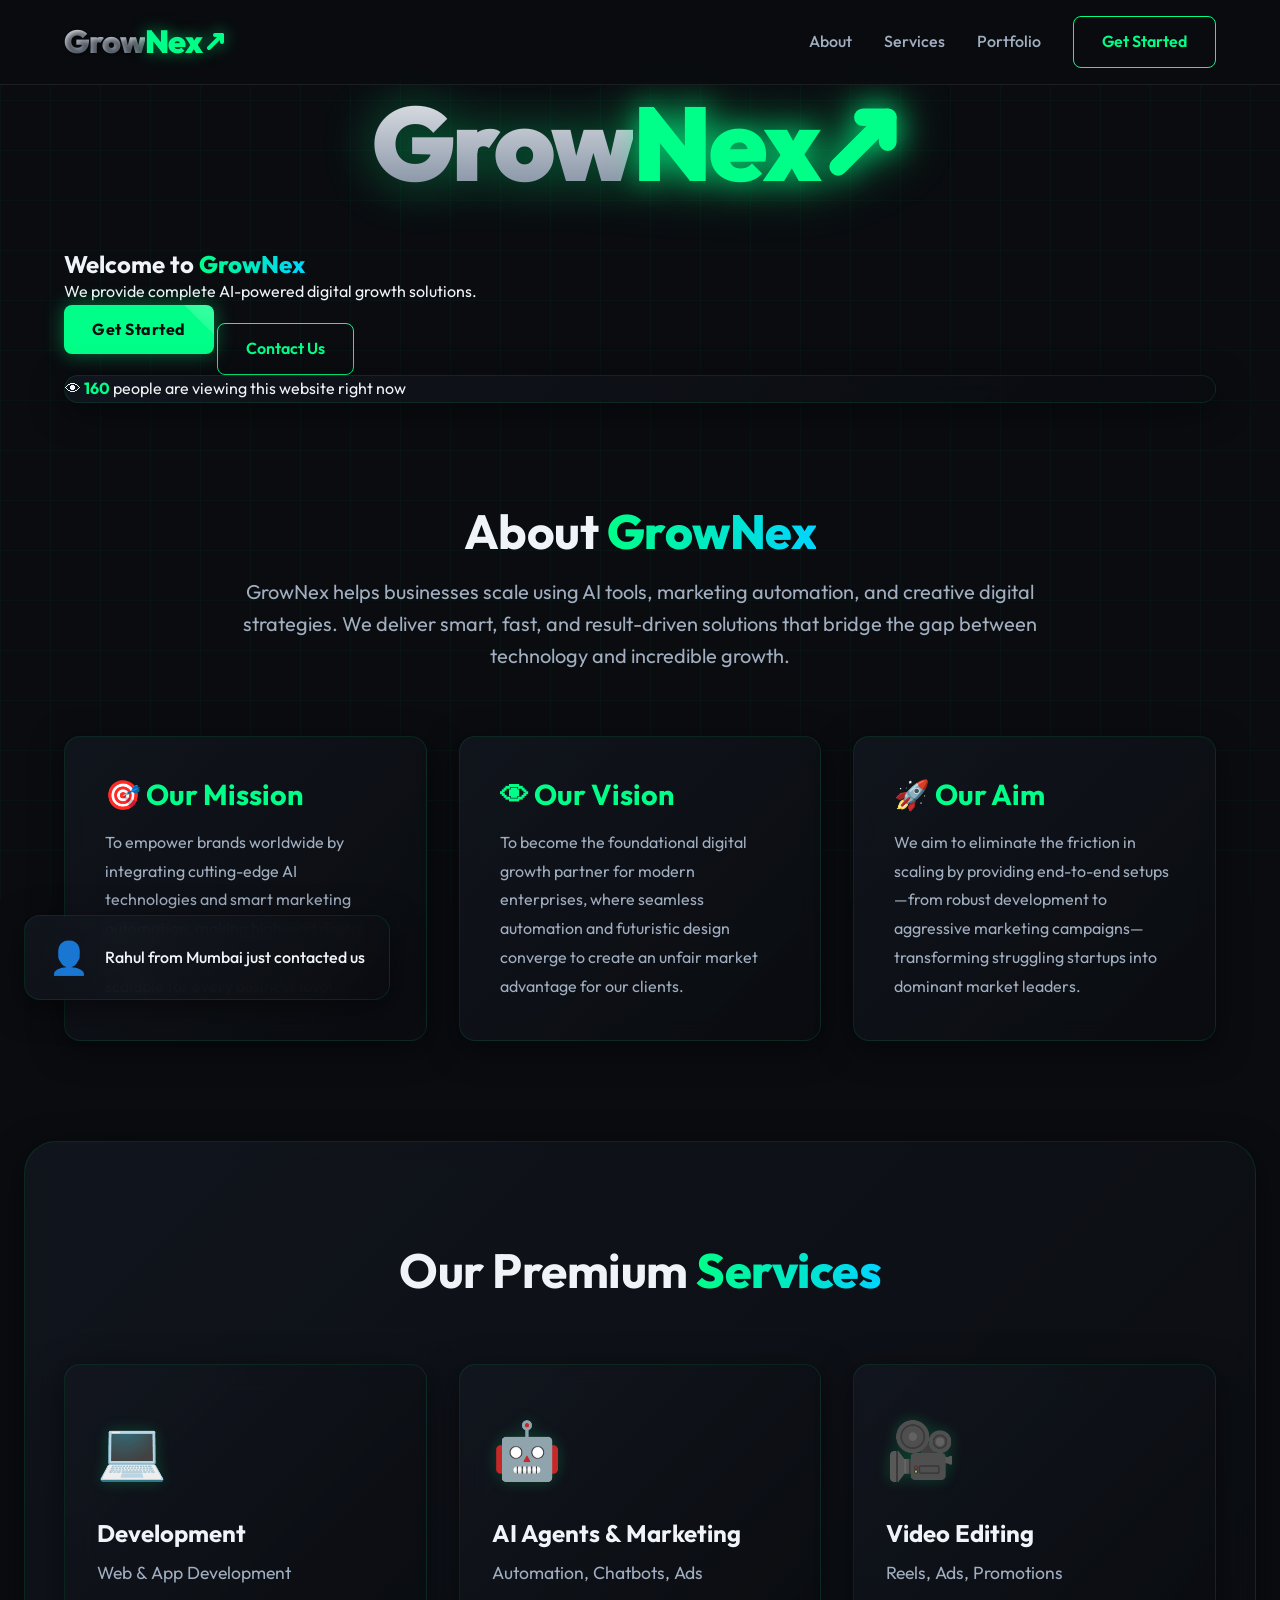
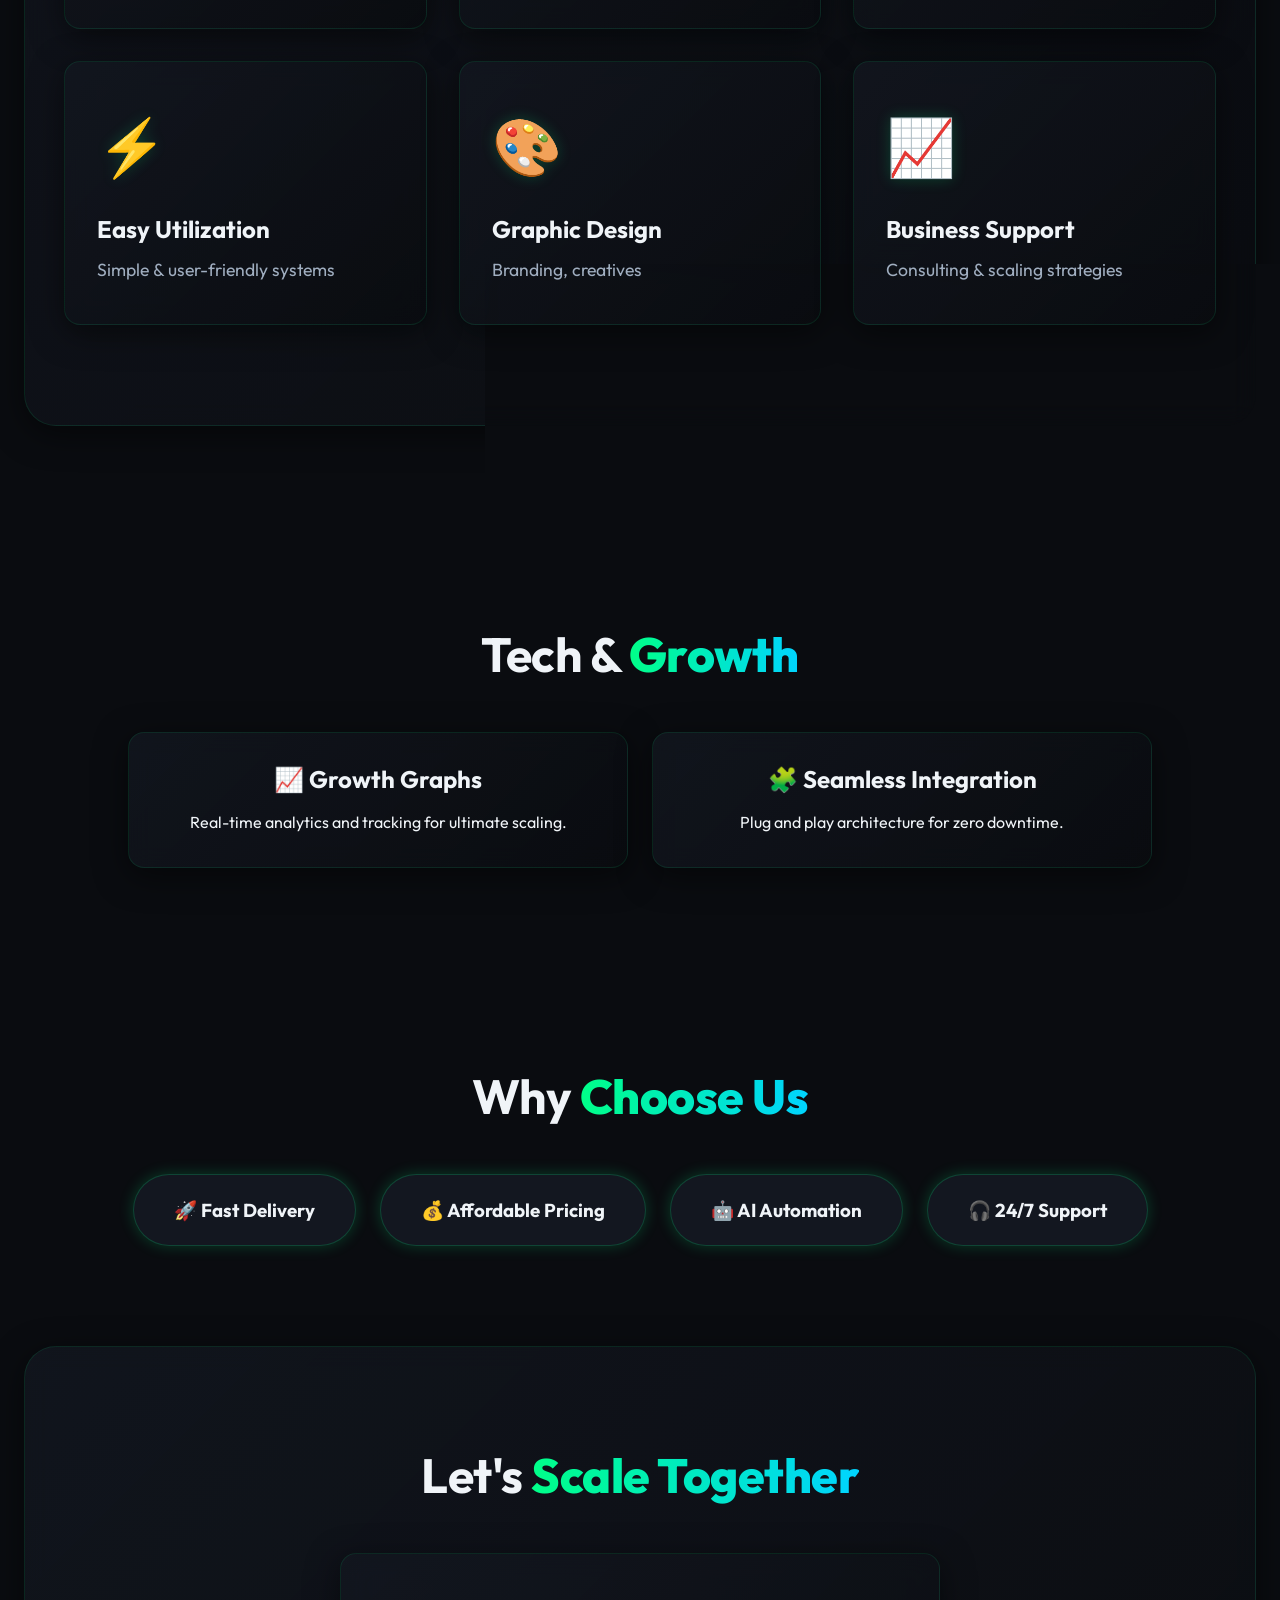
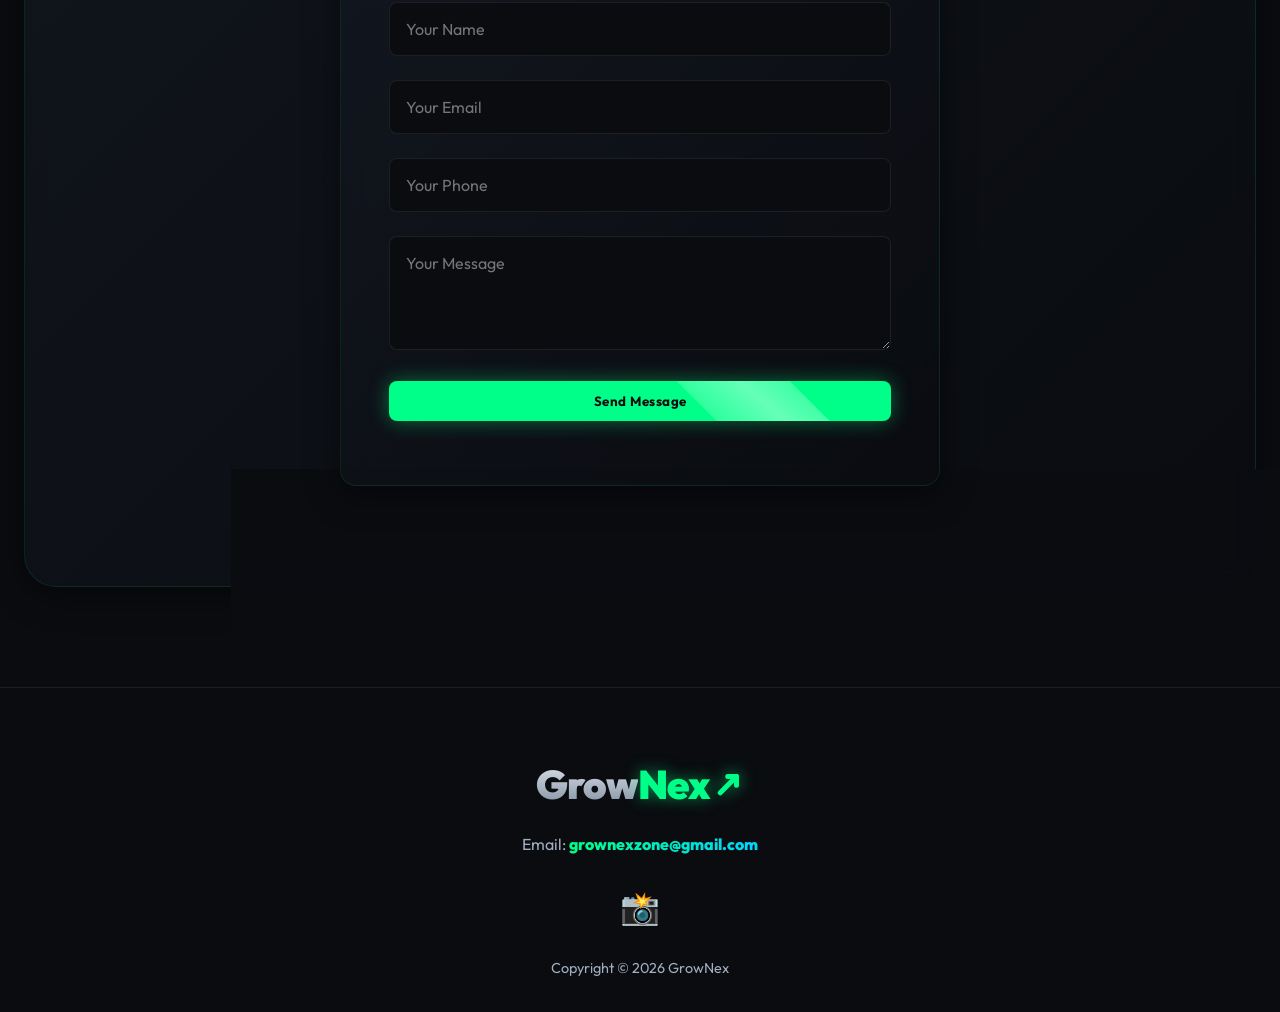
<file: index.html>
<!DOCTYPE html>
<html lang="en">

<head>
    <meta charset="UTF-8">
    <meta name="viewport" content="width=device-width, initial-scale=1.0">
    <title>GrowNex | AI-Powered Business Growth Solution</title>
    <meta name="description"
        content="GrowNex helps businesses scale using AI tools, marketing automation, and creative digital strategies.">

    <!-- Favicon and Site Logo -->
    <link rel="icon" href="logo.jpeg">
    <link rel="apple-touch-icon" href="logo.jpeg">
    <meta property="og:image" content="logo.jpeg">

    <!-- Google Fonts: Outfit for futuristic look -->
    <link rel="preconnect" href="https://fonts.googleapis.com">
    <link rel="preconnect" href="https://fonts.gstatic.com" crossorigin>
    <link href="https://fonts.googleapis.com/css2?family=Outfit:wght@300;400;500;600;700;800&display=swap"
        rel="stylesheet">

    <!-- Stylesheet -->
    <link rel="stylesheet" href="style.css">
    <link rel="stylesheet" href="sections.css">
    <link rel="stylesheet" href="features.css">
    <link rel="stylesheet" href="premium.css">

    <!-- Scripts -->
    <script src="script.js" defer></script>
</head>

<body>
    <!-- Navbar -->
    <header class="navbar glass-nav">
        <div class="container nav-content">
            <div class="logo">
                <div class="logo-text-graphic" style="display: flex; align-items: baseline; font-weight: 900; font-size: 2rem; letter-spacing: -1px; text-shadow: 2px 2px 4px rgba(0,0,0,0.5); user-select: none;">
                    <span style="color: #a0aec0; background: linear-gradient(to bottom, #f0f4f8, #718096); -webkit-background-clip: text; -webkit-text-fill-color: transparent;">Grow</span>
                    <span style="color: #00ff88; text-shadow: 0 0 15px rgba(0,255,136,0.5);">Nex</span>
                    <svg width="24" height="24" viewBox="0 0 24 24" fill="none" stroke="#00ff88" stroke-width="4" stroke-linecap="round" stroke-linejoin="round" style="margin-left: 2px; filter: drop-shadow(0 0 8px rgba(0,255,136,0.6));"><polyline points="18 13 18 6 11 6"></polyline><line x1="5" y1="19" x2="18" y2="6"></line></svg>
                </div>
            </div>
            <nav class="nav-links">
                <a href="#about" class="nav-link">About</a>
                <a href="#services" class="nav-link">Services</a>
                <a href="#portfolio" class="nav-link">Portfolio</a>
                <a href="#contact" class="btn btn-outline">Get Started</a>
            </nav>
        </div>
    </header>

    <!-- Main Content -->
    <main>
        <!-- Hero Section -->
        <section id="hero" class="hero-section">
            <div class="container hero-content">
                <div class="hero-logo-container" style="margin-top: 60px; margin-bottom: 24px; display: flex; justify-content: center;">
                    <div class="logo-text-graphic-large" style="display: flex; align-items: baseline; font-weight: 900; font-size: 6.5rem; letter-spacing: -3px; filter: drop-shadow(0 0 25px rgba(0, 255, 136, 0.4)); user-select: none;">
                        <span style="color: #a0aec0; background: linear-gradient(to bottom, #ffffff, #64748b); -webkit-background-clip: text; -webkit-text-fill-color: transparent;">Grow</span>
                        <span style="color: #00ff88; text-shadow: 0 0 30px rgba(0,255,136,0.7);">Nex</span>
                        <svg width="85" height="85" viewBox="0 0 24 24" fill="none" stroke="#00ff88" stroke-width="5" stroke-linecap="round" stroke-linejoin="round" style="margin-left: 5px; filter: drop-shadow(0 0 15px rgba(0,255,136,0.8));"><polyline points="18 13 18 6 11 6"></polyline><line x1="4" y1="20" x2="18" y2="6"></line></svg>
                    </div>
                </div>
                <h1 class="hero-title" style="margin-top: 24px;">Welcome to <span class="text-highlight">GrowNex</span></h1>
                <p class="hero-subtitle">We provide complete AI-powered digital growth solutions.</p>
                <div class="hero-cta">
                    <a href="#services" class="btn btn-primary">Get Started</a>
                    <a href="#contact" class="btn btn-outline">Contact Us</a>
                </div>
                <!-- Fake Live Visitor Counter -->
                <div class="visitor-counter glass-panel">
                    <div class="pulse-dot"></div>
                    <p id="visitor-text" class="glow-text">👁 142 people are viewing this website right now</p>
                </div>
            </div>
            <!-- Background Elements -->
            <div class="hero-bg-glow glow-1"></div>
            <div class="hero-bg-glow glow-2"></div>
        </section>

        <!-- About Section -->
        <section id="about" class="section-padding" style="position: relative; z-index: 10;">
            <div class="container">
                <div class="text-center">
                    <h2 class="section-title">About <span class="text-highlight">GrowNex</span></h2>
                    <p class="section-subtitle" style="margin-bottom: 64px;">GrowNex helps businesses scale using AI tools, marketing automation, and creative digital strategies. We deliver smart, fast, and result-driven solutions that bridge the gap between technology and incredible growth.</p>
                </div>
                
                <div style="display: grid; grid-template-columns: repeat(auto-fit, minmax(300px, 1fr)); gap: 32px; margin-top: 48px;">
                    <!-- Mission -->
                    <div class="glass-panel" style="padding: 40px; text-align: left; transition: transform 0.3s ease;">
                        <h3 style="font-size: 1.8rem; margin-bottom: 16px; color: #00ff88;">🎯 Our Mission</h3>
                        <p style="color: var(--text-secondary); line-height: 1.8;">To empower brands worldwide by integrating cutting-edge AI technologies and smart marketing automation, making high-end digital growth accessible, predictable, and scalable for every business level.</p>
                    </div>

                    <!-- Vision -->
                    <div class="glass-panel" style="padding: 40px; text-align: left; transition: transform 0.3s ease;">
                        <h3 style="font-size: 1.8rem; margin-bottom: 16px; color: #00ff88;">👁 Our Vision</h3>
                        <p style="color: var(--text-secondary); line-height: 1.8;">To become the foundational digital growth partner for modern enterprises, where seamless automation and futuristic design converge to create an unfair market advantage for our clients.</p>
                    </div>

                    <!-- Aim -->
                    <div class="glass-panel" style="padding: 40px; text-align: left; transition: transform 0.3s ease;">
                        <h3 style="font-size: 1.8rem; margin-bottom: 16px; color: #00ff88;">🚀 Our Aim</h3>
                        <p style="color: var(--text-secondary); line-height: 1.8;">We aim to eliminate the friction in scaling by providing end-to-end setups—from robust development to aggressive marketing campaigns—transforming struggling startups into dominant market leaders.</p>
                    </div>
                </div>
            </div>
        </section>

        <!-- Services Section -->
        <section id="services" class="section-padding glass-panel"
            style="margin: 0 24px 100px; border-radius: 32px; position: relative; z-index: 10;">
            <div class="container text-center">
                <h2 class="section-title">Our Premium <span class="text-highlight">Services</span></h2>
                <div class="services-grid">
                    <div class="service-card glass-panel">
                        <div class="service-icon">💻</div>
                        <h3>Development</h3>
                        <p>Web & App Development</p>
                    </div>
                    <div class="service-card glass-panel">
                        <div class="service-icon">🤖</div>
                        <h3>AI Agents & Marketing</h3>
                        <p>Automation, Chatbots, Ads</p>
                    </div>
                    <div class="service-card glass-panel">
                        <div class="service-icon">🎥</div>
                        <h3>Video Editing</h3>
                        <p>Reels, Ads, Promotions</p>
                    </div>
                    <div class="service-card glass-panel">
                        <div class="service-icon">⚡</div>
                        <h3>Easy Utilization</h3>
                        <p>Simple & user-friendly systems</p>
                    </div>
                    <div class="service-card glass-panel">
                        <div class="service-icon">🎨</div>
                        <h3>Graphic Design</h3>
                        <p>Branding, creatives</p>
                    </div>
                    <div class="service-card glass-panel">
                        <div class="service-icon">📈</div>
                        <h3>Business Support</h3>
                        <p>Consulting & scaling strategies</p>
                    </div>
                </div>
            </div>
        </section>

        <!-- Portfolio / Features Section -->
        <section id="portfolio" class="section-padding">
            <div class="container">
                <h2 class="section-title text-center">Tech & <span class="text-highlight">Growth</span></h2>
                <div class="features-wrapper">
                    <!-- Tech visual / feature items -->
                    <div class="feature-item glass-panel">
                        <h3>📈 Growth Graphs</h3>
                        <p>Real-time analytics and tracking for ultimate scaling.</p>
                    </div>
                    <div class="feature-item glass-panel">
                        <h3>🧩 Seamless Integration</h3>
                        <p>Plug and play architecture for zero downtime.</p>
                    </div>
                </div>
            </div>
        </section>

        <!-- Why Choose Us -->
        <section class="section-padding">
            <div class="container text-center">
                <h2 class="section-title">Why <span class="text-highlight">Choose Us</span></h2>
                <div class="why-grid">
                    <div class="why-item">
                        <h3>🚀 Fast Delivery</h3>
                    </div>
                    <div class="why-item">
                        <h3>💰 Affordable Pricing</h3>
                    </div>
                    <div class="why-item">
                        <h3>🤖 AI Automation</h3>
                    </div>
                    <div class="why-item">
                        <h3>🎧 24/7 Support</h3>
                    </div>
                </div>
            </div>
        </section>

        <!-- Contact Form -->
        <section id="contact" class="section-padding glass-panel" style="margin: 0 24px 100px; border-radius: 32px;">
            <div class="container">
                <h2 class="section-title text-center">Let's <span class="text-highlight">Scale Together</span></h2>
                <form id="contact-form" class="contact-form glass-panel">
                    <div class="input-group">
                        <input type="text" id="name" placeholder="Your Name" required>
                    </div>
                    <div class="input-group">
                        <input type="email" id="email" placeholder="Your Email" required>
                    </div>
                    <div class="input-group">
                        <input type="tel" id="phone" placeholder="Your Phone" required>
                    </div>
                    <div class="input-group">
                        <textarea id="message" placeholder="Your Message" rows="4" required></textarea>
                    </div>
                    <button type="submit" class="btn btn-primary" style="width: 100%;">Send Message</button>
                    <p id="form-status" style="margin-top: 16px; text-align: center; font-weight: 500;"></p>
                </form>
            </div>
        </section>
    </main>

    <!-- Footer -->
    <footer class="footer">
        <div class="container text-center">
            <div class="footer-logo">
                <div class="logo-text-graphic-footer" style="display: flex; justify-content: center; align-items: baseline; font-weight: 900; font-size: 2.5rem; letter-spacing: -1px; margin-bottom: 16px; user-select: none;">
                    <span style="color: #a0aec0; background: linear-gradient(to bottom, #f0f4f8, #718096); -webkit-background-clip: text; -webkit-text-fill-color: transparent;">Grow</span>
                    <span style="color: #00ff88; text-shadow: 0 0 15px rgba(0,255,136,0.5);">Nex</span>
                    <svg width="30" height="30" viewBox="0 0 24 24" fill="none" stroke="#00ff88" stroke-width="4" stroke-linecap="round" stroke-linejoin="round" style="margin-left: 4px; filter: drop-shadow(0 0 8px rgba(0,255,136,0.6));"><polyline points="18 13 18 6 11 6"></polyline><line x1="5" y1="19" x2="18" y2="6"></line></svg>
                </div>
            </div>
            <p style="margin-top: 16px; color: var(--text-secondary);">Email: <a href="mailto:grownexzone@gmail.com"
                    class="text-highlight">grownexzone@gmail.com</a></p>
            <div class="social-links">
                <a href="https://instagram.com/grownexzone" target="_blank" class="social-icon" title="Follow us on Instagram">📸</a> <!-- Instagram Icon -->
            </div>
            <p class="copyright">Copyright &copy; 2026 GrowNex</p>
        </div>
    </footer>

    <!-- Fake Recent Customer Popup -->
    <div id="customer-popup" class="customer-popup glass-panel">
        <div class="popup-icon">👤</div>
        <div class="popup-content">
            <p id="popup-text">Rahul from Mumbai just contacted us</p>
        </div>
    </div>
</body>

</html>
</file>
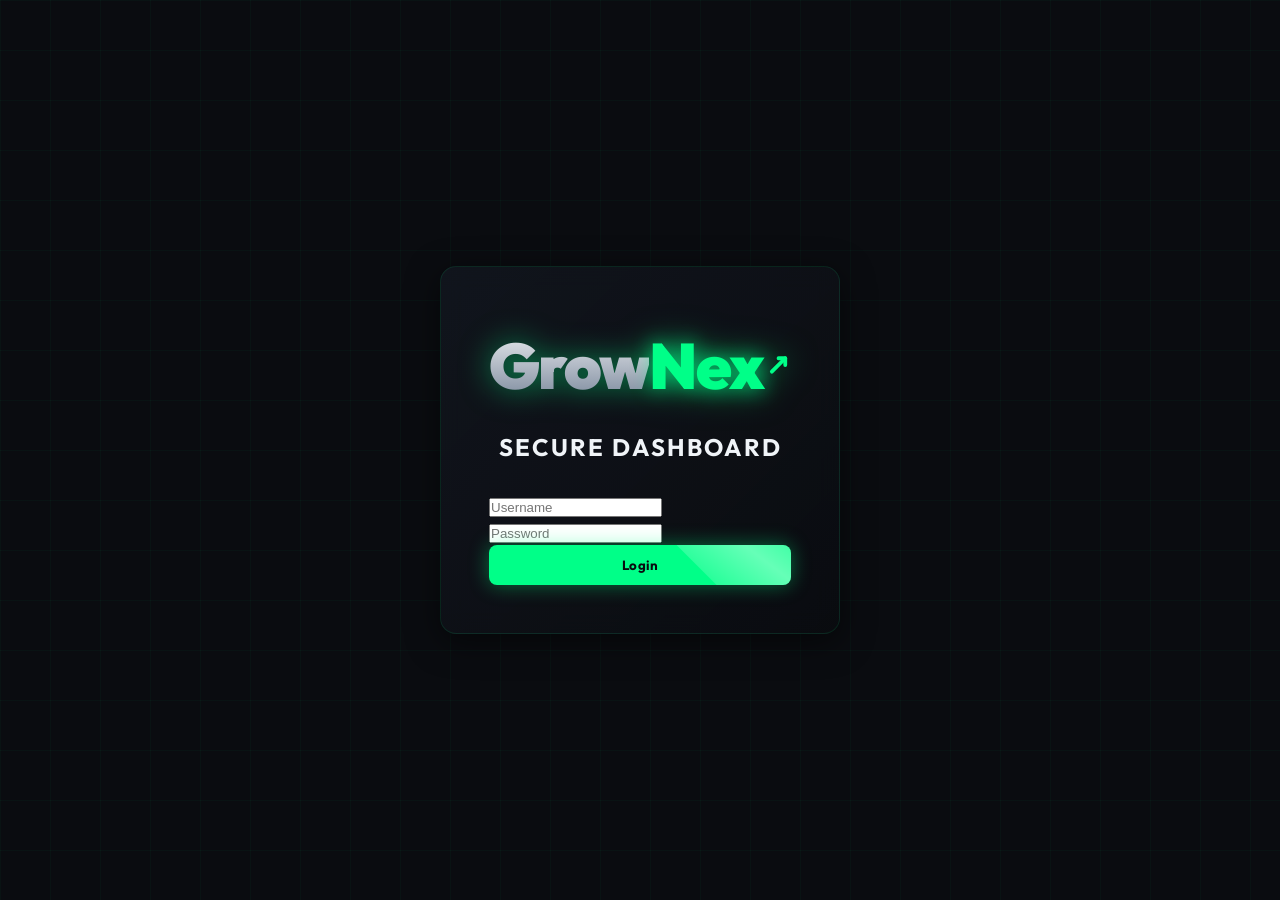
<file: admin.html>
<!DOCTYPE html>
<html lang="en">

<head>
    <meta charset="UTF-8">
    <meta name="viewport" content="width=device-width, initial-scale=1.0">
    <title>GrowNex | Admin Dashboard</title>
    <!-- Use same fonts and global styles -->
    <link rel="preconnect" href="https://fonts.googleapis.com">
    <link rel="preconnect" href="https://fonts.gstatic.com" crossorigin>
    <link href="https://fonts.googleapis.com/css2?family=Outfit:wght@300;400;500;600;700;800&display=swap"
        rel="stylesheet">
    <link rel="stylesheet" href="style.css">
    <link rel="stylesheet" href="admin.css">
    <link rel="stylesheet" href="premium.css">
    <script src="admin.js" defer></script>
</head>

<body>
    <!-- Login Screen -->
    <div id="login-container" class="admin-login-wrapper">
        <div class="glass-panel admin-login-box">
            <div style="text-align: center; margin-bottom: 32px;">
                <div class="logo-text-graphic-admin" style="display: flex; justify-content: center; align-items: baseline; font-weight: 900; font-size: 4rem; letter-spacing: -2px; filter: drop-shadow(0 0 15px rgba(0, 255, 136, 0.5)); user-select: none;">
                    <span style="color: #a0aec0; background: linear-gradient(to bottom, #ffffff, #64748b); -webkit-background-clip: text; -webkit-text-fill-color: transparent;">Grow</span>
                    <span style="color: #00ff88; text-shadow: 0 0 20px rgba(0,255,136,0.6);">Nex</span>
                    <svg width="50" height="50" viewBox="0 0 24 24" fill="none" stroke="#00ff88" stroke-width="4" stroke-linecap="round" stroke-linejoin="round" style="margin-left: 5px;"><polyline points="18 13 18 6 11 6"></polyline><line x1="4" y1="20" x2="18" y2="6"></line></svg>
                </div>
                <h2 style="font-size: 1.5rem; color: var(--text-primary); margin-top: 16px; letter-spacing: 2px;">SECURE DASHBOARD</h2>
            </div>
            <div class="input-group">
                <input type="text" id="username" placeholder="Username" required>
            </div>
            <div class="input-group">
                <input type="password" id="password" placeholder="Password" required>
            </div>
            <button id="login-btn" class="btn btn-primary" style="width: 100%;">Login</button>
            <p id="login-error" style="color: #ff4d4d; margin-top: 16px; text-align: center; display: none;">Invalid
                credentials</p>
        </div>
    </div>

    <!-- Dashboard Screen -->
    <div id="dashboard-container" class="dashboard-wrapper" style="display: none;">
        <header class="dashboard-header glass-panel">
            <div class="logo" style="display: flex; align-items: center; gap: 12px;">
                <div class="logo-text-graphic-small" style="display: flex; justify-content: center; align-items: baseline; font-weight: 900; font-size: 2rem; letter-spacing: -1px; filter: drop-shadow(0 0 10px rgba(0, 255, 136, 0.4)); user-select: none;">
                    <span style="color: #a0aec0; background: linear-gradient(to bottom, #ffffff, #64748b); -webkit-background-clip: text; -webkit-text-fill-color: transparent;">Grow</span>
                    <span style="color: #00ff88; text-shadow: 0 0 15px rgba(0,255,136,0.5);">Nex</span>
                    <svg width="24" height="24" viewBox="0 0 24 24" fill="none" stroke="#00ff88" stroke-width="4" stroke-linecap="round" stroke-linejoin="round" style="margin-left: 2px;"><polyline points="18 13 18 6 11 6"></polyline><line x1="5" y1="19" x2="18" y2="6"></line></svg>
                </div>
                <span class="text-logo" style="font-size: 1.5rem;">Admin</span>
            </div>
            <div class="dashboard-actions">
                <button id="refresh-btn" class="btn btn-outline" style="padding: 8px 16px;">🔄 Refresh</button>
                <button id="download-csv-btn" class="btn btn-primary" style="padding: 8px 16px;">📥 Download
                    CSV</button>
                <button id="logout-btn" class="btn btn-outline"
                    style="padding: 8px 16px; border-color: #ff4d4d; color: #ff4d4d;">Logout</button>
            </div>
        </header>

        <main class="dashboard-main">
            <div class="controls-bar glass-panel">
                <input type="text" id="search-input" placeholder="🔍 Search leads (Name, Email, Phone)..."
                    class="search-bar">
                <select id="status-filter" class="status-filter">
                    <option value="All">All Statuses</option>
                    <option value="New">New</option>
                    <option value="Contacted">Contacted</option>
                    <option value="Closed">Closed</option>
                </select>
                <span style="color: var(--text-secondary); align-self: center; margin-left: auto;">Auto-refreshing in
                    <span id="countdown">10</span>s</span>
            </div>

            <div class="table-container glass-panel">
                <table class="leads-table">
                    <thead>
                        <tr>
                            <th>Date</th>
                            <th>Name</th>
                            <th>Email</th>
                            <th>Phone</th>
                            <th>Message</th>
                            <th>Status</th>
                            <th>Update</th>
                        </tr>
                    </thead>
                    <tbody id="leads-tbody">
                        <!-- Leads will be injected here -->
                    </tbody>
                </table>
            </div>
        </main>
    </div>
</body>

</html>
</file>
<file: style.css>
/* ==================================
   VARIABLES & DESIGN TOKENS
   ================================== */
:root {
    --bg-dark: #0a0c10;
    --bg-panel: #131720;
    --bg-glass: rgba(19, 23, 32, 0.6);
    --border-glass: rgba(255, 255, 255, 0.08);
    
    --text-primary: #f0f4f8;
    --text-secondary: #a0aec0;
    
    --neon-green: #00ff88;
    --neon-green-dim: rgba(0, 255, 136, 0.2);
    
    --glow-primary: 0 0 10px rgba(0, 255, 136, 0.5), 0 0 20px rgba(0, 255, 136, 0.3);
    --glow-secondary: 0 0 15px rgba(0, 255, 136, 0.2);
    
    --font-primary: 'Outfit', sans-serif;
    
    --transition-fast: 0.2s ease;
    --transition-smooth: 0.4s cubic-bezier(0.16, 1, 0.3, 1);
}

/* ==================================
   RESET & BASE STYLES
   ================================== */
* {
    margin: 0;
    padding: 0;
    box-sizing: border-box;
    scroll-behavior: smooth;
}

body {
    font-family: var(--font-primary);
    background-color: var(--bg-dark);
    color: var(--text-primary);
    line-height: 1.6;
    overflow-x: hidden;
}

h1, h2, h3, h4, h5, h6 {
    line-height: 1.2;
    font-weight: 700;
}

a {
    text-decoration: none;
    color: inherit;
    transition: var(--transition-fast);
}

ul {
    list-style: none;
}

/* Layout Utilities */
.container {
    max-width: 1200px;
    margin: 0 auto;
    padding: 0 24px;
}

.section-padding {
    padding: 100px 0;
}

/* ==================================
   COMPONENTS
   ================================== */

/* Glassmorphism */
.glass-panel {
    background: var(--bg-glass);
    backdrop-filter: blur(12px);
    -webkit-backdrop-filter: blur(12px);
    border: 1px solid var(--border-glass);
    border-radius: 16px;
}

/* Navbar */
.navbar {
    position: fixed;
    top: 0;
    left: 0;
    width: 100%;
    z-index: 1000;
    padding: 16px 0;
    transition: var(--transition-fast);
}

.glass-nav {
    background: rgba(10, 12, 16, 0.8);
    backdrop-filter: blur(16px);
    -webkit-backdrop-filter: blur(16px);
    border-bottom: 1px solid var(--border-glass);
}

.nav-content {
    display: flex;
    justify-content: space-between;
    align-items: center;
}

.logo-img {
    height: 40px;
    object-fit: contain;
}

.text-logo {
    font-size: 1.5rem;
    font-weight: 800;
    color: var(--text-primary);
    letter-spacing: 1px;
}
.text-logo::after {
    content: '.';
    color: var(--neon-green);
    text-shadow: var(--glow-primary);
}

.nav-links {
    display: flex;
    align-items: center;
    gap: 32px;
}

.nav-link {
    font-weight: 500;
    color: var(--text-secondary);
    position: relative;
}

.nav-link:hover {
    color: var(--text-primary);
}

.nav-link::after {
    content: '';
    position: absolute;
    bottom: -4px;
    left: 0;
    width: 0%;
    height: 2px;
    background: var(--neon-green);
    transition: var(--transition-smooth);
    box-shadow: var(--glow-primary);
}

.nav-link:hover::after {
    width: 100%;
}

/* Buttons */
.btn {
    display: inline-block;
    padding: 12px 28px;
    font-weight: 600;
    font-family: var(--font-primary);
    border-radius: 8px;
    cursor: pointer;
    text-align: center;
    transition: var(--transition-smooth);
}

.btn-primary {
    background: var(--neon-green);
    color: var(--bg-dark);
    border: 1px solid var(--neon-green);
    box-shadow: var(--glow-secondary);
}

.btn-primary:hover {
    background: #00cc6d;
    border-color: #00cc6d;
    box-shadow: var(--glow-primary);
    transform: translateY(-2px);
}

.btn-outline {
    background: transparent;
    color: var(--neon-green);
    border: 1px solid var(--neon-green);
}

.btn-outline:hover {
    background: var(--neon-green-dim);
    box-shadow: var(--glow-secondary);
}

/* Highlight Text */
.text-highlight {
    color: var(--neon-green);
    text-shadow: 0 0 10px rgba(0, 255, 136, 0.4);
}
/ *   = = = = = = = = = = = = = = = = = = = = = = = = = = = = = = = = = =  
       H E R O   S E C T I O N  
       = = = = = = = = = = = = = = = = = = = = = = = = = = = = = = = = = =   * /  
 . h e r o - s e c t i o n   {  
         m i n - h e i g h t :   1 0 0 v h ;  
         d i s p l a y :   f l e x ;  
         a l i g n - i t e m s :   c e n t e r ;  
         p o s i t i o n :   r e l a t i v e ;  
         p a d d i n g - t o p :   8 0 p x ;  
         o v e r f l o w :   h i d d e n ;  
 }  
  
 . h e r o - c o n t e n t   {  
         p o s i t i o n :   r e l a t i v e ;  
         z - i n d e x :   1 0 ;  
         t e x t - a l i g n :   c e n t e r ;  
         m a x - w i d t h :   9 0 0 p x ;  
         m a r g i n :   0   a u t o ;  
         a n i m a t i o n :   f a d e I n   1 s   e a s e   b o t h ;  
 }  
  
 . h e r o - t i t l e   {  
         f o n t - s i z e :   4 . 5 r e m ;  
         m a r g i n - b o t t o m :   2 4 p x ;  
         l e t t e r - s p a c i n g :   - 1 p x ;  
 }  
  
 . h e r o - s u b t i t l e   {  
         f o n t - s i z e :   1 . 2 5 r e m ;  
         c o l o r :   v a r ( - - t e x t - s e c o n d a r y ) ;  
         m a r g i n - b o t t o m :   4 0 p x ;  
 }  
  
 . h e r o - c t a   {  
         d i s p l a y :   f l e x ;  
         g a p :   1 6 p x ;  
         j u s t i f y - c o n t e n t :   c e n t e r ;  
         m a r g i n - b o t t o m :   4 8 p x ;  
 }  
  
 / *   B a c k g r o u n d   G l o w s   * /  
 . h e r o - b g - g l o w   {  
         p o s i t i o n :   a b s o l u t e ;  
         b o r d e r - r a d i u s :   5 0 % ;  
         f i l t e r :   b l u r ( 1 2 0 p x ) ;  
         z - i n d e x :   1 ;  
         o p a c i t y :   0 . 6 ;  
 }  
  
 . g l o w - 1   {  
         t o p :   1 0 % ;  
         l e f t :   - 1 0 % ;  
         w i d t h :   5 0 0 p x ;  
         h e i g h t :   5 0 0 p x ;  
         b a c k g r o u n d :   v a r ( - - n e o n - g r e e n - d i m ) ;  
 }  
  
 . g l o w - 2   {  
         b o t t o m :   - 1 0 % ;  
         r i g h t :   - 1 0 % ;  
         w i d t h :   6 0 0 p x ;  
         h e i g h t :   6 0 0 p x ;  
         b a c k g r o u n d :   r g b a ( 0 ,   1 5 0 ,   2 5 5 ,   0 . 1 5 ) ;  
 }  
  
 / *   V i s i t o r   C o u n t e r   * /  
 . v i s i t o r - c o u n t e r   {  
         d i s p l a y :   i n l i n e - f l e x ;  
         a l i g n - i t e m s :   c e n t e r ;  
         g a p :   1 2 p x ;  
         p a d d i n g :   1 2 p x   2 4 p x ;  
         a n i m a t i o n :   f a d e I n   1 s   e a s e   0 . 5 s   b o t h ;  
 }  
  
 . p u l s e - d o t   {  
         w i d t h :   1 0 p x ;  
         h e i g h t :   1 0 p x ;  
         b a c k g r o u n d - c o l o r :   v a r ( - - n e o n - g r e e n ) ;  
         b o r d e r - r a d i u s :   5 0 % ;  
         b o x - s h a d o w :   v a r ( - - g l o w - p r i m a r y ) ;  
         a n i m a t i o n :   p u l s e   2 s   i n f i n i t e ;  
 }  
  
 . g l o w - t e x t   {  
         f o n t - s i z e :   1 . 1 r e m ;  
         f o n t - w e i g h t :   5 0 0 ;  
         c o l o r :   v a r ( - - t e x t - p r i m a r y ) ;  
 }  
  
 @ k e y f r a m e s   p u l s e   {  
         0 %   {  
                 t r a n s f o r m :   s c a l e ( 0 . 9 5 ) ;  
                 b o x - s h a d o w :   0   0   0   0   r g b a ( 0 ,   2 5 5 ,   1 3 6 ,   0 . 7 ) ;  
         }  
  
         7 0 %   {  
                 t r a n s f o r m :   s c a l e ( 1 ) ;  
                 b o x - s h a d o w :   0   0   0   1 0 p x   r g b a ( 0 ,   2 5 5 ,   1 3 6 ,   0 ) ;  
         }  
  
         1 0 0 %   {  
                 t r a n s f o r m :   s c a l e ( 0 . 9 5 ) ;  
                 b o x - s h a d o w :   0   0   0   0   r g b a ( 0 ,   2 5 5 ,   1 3 6 ,   0 ) ;  
         }  
 }  
  
 @ k e y f r a m e s   f a d e I n   {  
         f r o m   {  
                 o p a c i t y :   0 ;  
                 t r a n s f o r m :   t r a n s l a t e Y ( 2 0 p x ) ;  
         }  
  
         t o   {  
                 o p a c i t y :   1 ;  
                 t r a n s f o r m :   t r a n s l a t e Y ( 0 ) ;  
         }  
 }  
 
</file>
<file: sections.css>
/* ==================================
   SECTIONS GLOBAL
   ================================== */
.section-title {
    font-size: 3rem;
    margin-bottom: 16px;
    letter-spacing: -0.5px;
}

.section-subtitle {
    font-size: 1.25rem;
    color: var(--text-secondary);
    max-width: 800px;
    margin: 0 auto 48px;
}

.text-center {
    text-align: center;
}

/* ==================================
   SERVICES SECTION
   ================================== */
.services-grid {
    display: grid;
    grid-template-columns: repeat(auto-fit, minmax(300px, 1fr));
    gap: 32px;
    margin-top: 64px;
}

.service-card {
    padding: 40px 32px;
    transition: var(--transition-smooth);
    position: relative;
    overflow: hidden;
    text-align: left;
    display: flex;
    flex-direction: column;
    justify-content: center;
}

.service-card::before {
    content: '';
    position: absolute;
    top: -50px;
    left: -50px;
    width: 150px;
    height: 150px;
    background: var(--neon-green-dim);
    border-radius: 50%;
    filter: blur(50px);
    transition: var(--transition-smooth);
    opacity: 0;
    z-index: 0;
}

.service-card>* {
    position: relative;
    z-index: 10;
}

.service-card:hover {
    transform: translateY(-8px);
    border-color: var(--neon-green);
    box-shadow: 0 10px 40px rgba(0, 0, 0, 0.4), var(--glow-secondary);
}

.service-card:hover::before {
    opacity: 1;
}

.service-icon {
    font-size: 3.5rem;
    margin-bottom: 24px;
    text-shadow: var(--glow-secondary);
}

.service-card h3 {
    font-size: 1.5rem;
    margin-bottom: 12px;
    color: var(--text-primary);
}

.service-card p {
    color: var(--text-secondary);
    font-size: 1.1rem;
}
</file>
<file: features.css>
/* Features & Why Us */
.features-wrapper {
    display: flex;
    justify-content: center;
    gap: 24px;
    margin-top: 48px;
    flex-wrap: wrap;
}

.feature-item {
    padding: 32px;
    flex: 1;
    min-width: 300px;
    max-width: 500px;
    text-align: center;
    border: 1px solid var(--border-glass);
    transition: var(--transition-fast);
}

.feature-item:hover {
    border-color: var(--neon-green);
    transform: translateY(-5px);
}

.feature-item h3 {
    margin-bottom: 16px;
    font-size: 1.5rem;
}

.why-grid {
    display: flex;
    flex-wrap: wrap;
    justify-content: center;
    gap: 24px;
    margin-top: 48px;
}

.why-item {
    background: var(--bg-panel);
    padding: 24px 40px;
    border-radius: 50px;
    border: 1px solid var(--neon-green-dim);
    box-shadow: var(--glow-secondary);
    transition: var(--transition-fast);
}

.why-item:hover {
    background: var(--neon-green-dim);
    transform: scale(1.05);
}

/* Contact Form */
.contact-form {
    max-width: 600px;
    margin: 48px auto 0;
    padding: 48px;
}

.input-group {
    margin-bottom: 24px;
}

.input-group input,
.input-group textarea {
    width: 100%;
    padding: 16px;
    background: var(--bg-dark);
    border: 1px solid var(--border-glass);
    border-radius: 8px;
    color: var(--text-primary);
    font-size: 1rem;
    font-family: var(--font-primary);
    transition: var(--transition-fast);
}

.input-group input:focus,
.input-group textarea:focus {
    outline: none;
    border-color: var(--neon-green);
    box-shadow: var(--glow-secondary);
}

/* Footer */
.footer {
    padding: 64px 0 32px;
    border-top: 1px solid var(--border-glass);
    background: var(--bg-dark);
}

.social-links {
    margin: 24px 0;
}

.social-icon {
    font-size: 2rem;
    transition: var(--transition-fast);
    display: inline-block;
}

.social-icon:hover {
    transform: scale(1.2);
    text-shadow: var(--glow-primary);
}

.copyright {
    color: var(--text-secondary);
    font-size: 0.9rem;
}

/* Popup */
.customer-popup {
    position: fixed;
    bottom: -100px;
    left: 24px;
    padding: 16px 24px;
    display: flex;
    align-items: center;
    gap: 16px;
    z-index: 1000;
    transition: bottom 0.5s cubic-bezier(0.175, 0.885, 0.32, 1.275);
    border-left: 4px solid var(--neon-green);
}

.customer-popup.show {
    bottom: 24px;
}

.popup-icon {
    font-size: 2rem;
}

#popup-text {
    font-weight: 500;
}
</file>
<file: premium.css>
/* premium.css - Ultra Premium Enhancements */
/* Dynamic Background grid */
body::before {
    content: '';
    position: fixed;
    top: 0; left: 0; width: 100vw; height: 100vh;
    background-image: 
        linear-gradient(rgba(0, 255, 136, 0.03) 1px, transparent 1px),
        linear-gradient(90deg, rgba(0, 255, 136, 0.03) 1px, transparent 1px);
    background-size: 50px 50px;
    z-index: -1;
    pointer-events: none;
    animation: gridMove 20s linear infinite;
}

@keyframes gridMove {
    0% { transform: translateY(0); }
    100% { transform: translateY(50px); }
}

/* Floating Animations for Cards */
.service-card, .feature-item, .why-item {
    animation: float 6s ease-in-out infinite;
}
.service-card:nth-child(2n), .why-item:nth-child(2n) {
    animation-delay: 1.5s;
}
.service-card:nth-child(3n), .why-item:nth-child(3n) {
    animation-delay: 3s;
}

@keyframes float {
    0% { transform: translateY(0px); }
    50% { transform: translateY(-12px); }
    100% { transform: translateY(0px); }
}

/* Enhanced Glassmorphism styling */
.glass-panel {
    background: linear-gradient(135deg, rgba(19, 23, 32, 0.8), rgba(10, 12, 16, 0.95));
    box-shadow: 0 8px 32px 0 rgba(0, 0, 0, 0.5);
    border: 1px solid rgba(0, 255, 136, 0.1);
    transition: all 0.4s cubic-bezier(0.16, 1, 0.3, 1);
}

.glass-panel:hover {
    border-color: rgba(0, 255, 136, 0.5);
    box-shadow: 0 8px 32px 0 rgba(0, 255, 136, 0.2);
    transform: translateY(-5px) scale(1.02);
}

/* Text Gradients for super modern look */
.text-highlight {
    background: linear-gradient(90deg, #00ff88, #00d4ff, #00ff88);
    background-size: 200% auto;
    -webkit-background-clip: text;
    -webkit-text-fill-color: transparent;
    text-shadow: none; 
    font-weight: 800;
    animation: shineText 3s linear infinite;
}

@keyframes shineText {
    to {
        background-position: 200% center;
    }
}

/* Premium Buttons with Shimmer Hover Effects */
.btn-primary {
    position: relative;
    overflow: hidden;
    background: #00ff88;
    color: #0a0c10;
    border: none;
    font-weight: 700;
    letter-spacing: 0.5px;
    box-shadow: 0 0 20px rgba(0, 255, 136, 0.4);
    transition: all 0.3s ease;
}

.btn-primary::after {
    content: '';
    position: absolute;
    top: -50%;
    left: -50%;
    width: 200%;
    height: 200%;
    background: linear-gradient(to bottom right, rgba(255,255,255,0) 0%, rgba(255,255,255,0.4) 50%, rgba(255,255,255,0) 100%);
    transform: rotate(45deg) translateY(-100%);
    animation: shimmer 3s infinite;
}

.btn-primary:hover {
    transform: scale(1.05);
    box-shadow: 0 0 30px rgba(0, 255, 136, 0.6);
}

@keyframes shimmer {
    100% { transform: rotate(45deg) translateY(100%); }
}

/* Smooth Scrollbar */
::-webkit-scrollbar {
    width: 10px;
}
::-webkit-scrollbar-track {
    background: #0a0c10;
}
::-webkit-scrollbar-thumb {
    background: rgba(0, 255, 136, 0.3);
    border-radius: 10px;
}
::-webkit-scrollbar-thumb:hover {
    background: rgba(0, 255, 136, 0.8);
}
</file>
<file: admin.css>
/* Admin Login */
.admin-login-wrapper {
    display: flex;
    justify-content: center;
    align-items: center;
    height: 100vh;
}

.admin-login-box {
    padding: 48px;
    width: 100%;
    max-width: 400px;
    animation: fadeIn 0.5s ease both;
}

/* Dashboard Layout */
.dashboard-wrapper {
    min-height: 100vh;
    display: flex;
    flex-direction: column;
    animation: fadeIn 0.5s ease both;
}

.dashboard-header {
    display: flex;
    justify-content: space-between;
    align-items: center;
    padding: 16px 32px;
    margin: 24px;
    border-radius: 12px;
}

.dashboard-actions {
    display: flex;
    gap: 16px;
    align-items: center;
}

.dashboard-main {
    flex: 1;
    padding: 0 24px 24px;
}

/* Controls */
.controls-bar {
    display: flex;
    gap: 16px;
    padding: 16px 24px;
    margin-bottom: 24px;
    border-radius: 12px;
    flex-wrap: wrap;
}

.search-bar {
    flex: 1;
    min-width: 250px;
}

.search-bar,
.status-filter {
    padding: 12px 16px;
    background: var(--bg-dark);
    border: 1px solid var(--border-glass);
    border-radius: 8px;
    color: var(--text-primary);
    font-family: var(--font-primary);
    transition: var(--transition-fast);
}

.search-bar:focus,
.status-filter:focus {
    outline: none;
    border-color: var(--neon-green);
    box-shadow: var(--glow-secondary);
}

/* Table */
.table-container {
    overflow-x: auto;
    border-radius: 12px;
    padding: 24px;
}

.leads-table {
    width: 100%;
    border-collapse: collapse;
}

.leads-table th,
.leads-table td {
    padding: 16px;
    text-align: left;
    border-bottom: 1px solid var(--border-glass);
}

.leads-table th {
    color: var(--text-secondary);
    font-weight: 600;
}

.leads-table tr {
    transition: var(--transition-fast);
}

.leads-table tr:hover {
    background: rgba(255, 255, 255, 0.03);
}

/* Status Badges */
.status-badge {
    padding: 6px 12px;
    border-radius: 20px;
    font-size: 0.85rem;
    font-weight: 600;
    display: inline-block;
    text-align: center;
}

.status-new {
    background: rgba(0, 255, 136, 0.2);
    color: var(--neon-green);
}

.status-contacted {
    background: rgba(0, 150, 255, 0.2);
    color: #00aaff;
}

.status-closed {
    background: rgba(255, 255, 255, 0.1);
    color: var(--text-secondary);
}

/* Action Select */
.action-select {
    padding: 6px 12px;
    background: var(--bg-dark);
    border: 1px solid var(--border-glass);
    border-radius: 6px;
    color: var(--text-primary);
    font-size: 0.9rem;
    cursor: pointer;
}

.action-select:focus {
    outline: none;
    border-color: var(--neon-green);
}
</file>
